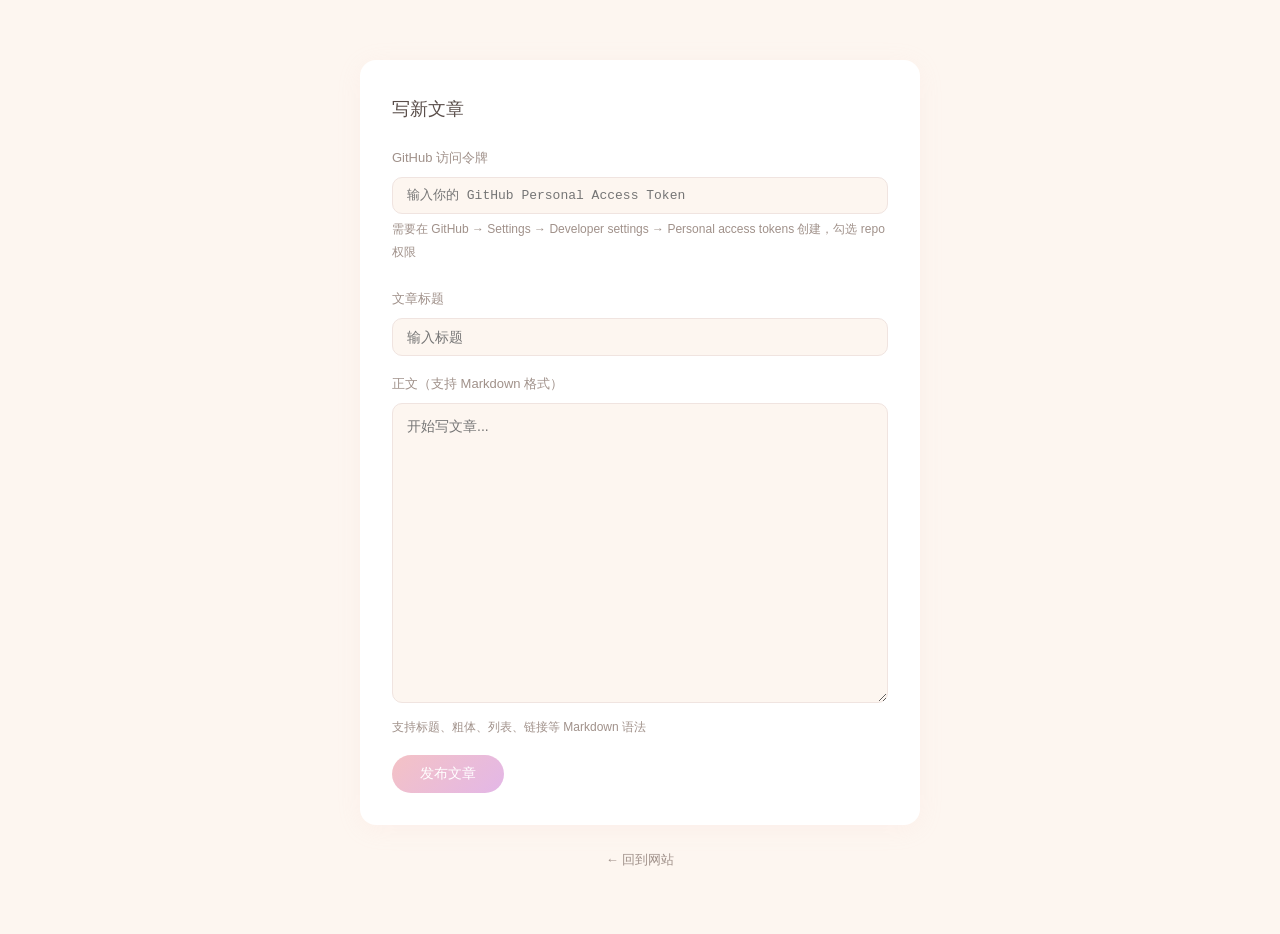
<file: admin/index.html>
<!DOCTYPE html>
<html lang="zh-CN">
<head>
  <meta charset="utf-8" />
  <meta name="viewport" content="width=device-width, initial-scale=1.0" />
  <title>后台管理 — watery</title>
  <link rel="stylesheet" href="../css/style.css">
  <style>
    .admin-wrapper { max-width: 600px; margin: 60px auto; padding: 0 20px; }
    .admin-card { background: var(--bg-card); border-radius: var(--radius); box-shadow: var(--shadow); padding: 32px; margin-bottom: 20px; }
    .admin-card h1 { font-family: var(--font-heading); font-size: 18px; font-weight: 400; margin-bottom: 20px; }
    .form-group { margin-bottom: 16px; }
    .form-group label { display: block; font-size: 13px; color: var(--text-light); margin-bottom: 6px; }
    .form-group input, .form-group textarea { width: 100%; padding: 10px 14px; border: 1px solid var(--border); border-radius: var(--radius-sm); background: var(--bg); color: var(--text); font-family: var(--font-body); font-size: 14px; outline: none; transition: border-color 0.2s; }
    .form-group input:focus, .form-group textarea:focus { border-color: var(--pink); }
    .form-group textarea { min-height: 300px; resize: vertical; line-height: 1.8; }
    .form-group .hint { font-size: 12px; color: var(--text-light); margin-top: 4px; }
    .btn { padding: 10px 28px; border-radius: 25px; border: none; font-size: 14px; cursor: pointer; transition: opacity 0.2s; }
    .btn-primary { background: linear-gradient(135deg, var(--pink), var(--lavender)); color: #fff; }
    .btn-primary:hover { opacity: 0.85; }
    .btn:disabled { opacity: 0.5; cursor: not-allowed; }
    .msg { padding: 10px 14px; border-radius: var(--radius-sm); font-size: 13px; margin-bottom: 16px; display: none; }
    .msg.success { display: block; background: var(--mint); color: #fff; }
    .msg.error { display: block; background: var(--pink); color: #fff; }
    .token-section { margin-bottom: 24px; }
    .token-section input { width: 100%; padding: 10px 14px; border: 1px solid var(--border); border-radius: var(--radius-sm); background: var(--bg); color: var(--text); font-size: 13px; font-family: monospace; outline: none; }
    .token-section input:focus { border-color: var(--pink); }
    .saved-hint { font-size: 12px; color: var(--mint); margin-top: 4px; display: none; }
  </style>
</head>
<body>
  <div class="admin-wrapper">
    <div class="admin-card">
      <h1>写新文章</h1>

      <div id="msg" class="msg"></div>

      <div class="token-section">
        <div class="form-group">
          <label>GitHub 访问令牌</label>
          <input type="password" id="tokenInput" placeholder="输入你的 GitHub Personal Access Token">
          <div class="hint">需要在 GitHub → Settings → Developer settings → Personal access tokens 创建，勾选 repo 权限</div>
          <div class="saved-hint" id="savedHint">✓ 令牌已保存</div>
        </div>
      </div>

      <div class="form-group">
        <label>文章标题</label>
        <input type="text" id="titleInput" placeholder="输入标题">
      </div>

      <div class="form-group">
        <label>正文（支持 Markdown 格式）</label>
        <textarea id="contentInput" placeholder="开始写文章..."></textarea>
        <div class="hint">支持标题、粗体、列表、链接等 Markdown 语法</div>
      </div>

      <button class="btn btn-primary" id="publishBtn" onclick="publish()">发布文章</button>
    </div>

    <div style="text-align:center;margin-top:8px;">
      <a href="../journal.html" style="font-size:13px;color:var(--text-light);">&larr; 回到网站</a>
    </div>
  </div>

  <script>
    const savedToken = localStorage.getItem('gh_token');
    if (savedToken) {
      document.getElementById('tokenInput').value = savedToken;
      document.getElementById('savedHint').style.display = 'block';
    }

    document.getElementById('tokenInput').addEventListener('input', function() {
      if (this.value.length > 10) {
        localStorage.setItem('gh_token', this.value);
        document.getElementById('savedHint').style.display = 'block';
      } else {
        document.getElementById('savedHint').style.display = 'none';
      }
    });

    function showMsg(text, type) {
      const el = document.getElementById('msg');
      el.textContent = text;
      el.className = 'msg ' + type;
      el.style.display = 'block';
    }

    async function publish() {
      const token = document.getElementById('tokenInput').value.trim();
      const title = document.getElementById('titleInput').value.trim();
      const content = document.getElementById('contentInput').value.trim();

      if (!token) { showMsg('请先输入 GitHub 访问令牌', 'error'); return; }
      if (!title) { showMsg('请输入文章标题', 'error'); return; }
      if (!content) { showMsg('请输入正文内容', 'error'); return; }

      const btn = document.getElementById('publishBtn');
      btn.disabled = true;
      btn.textContent = '发布中...';

      const now = new Date();
      const pad = n => String(n).padStart(2, '0');
      const dateStr = now.getFullYear() + '.' + pad(now.getMonth()+1) + '.' + pad(now.getDate());
      const slug = dateStr + '-' + title.replace(/[^\w\u4e00-\u9fa5]/g, '-').replace(/-+/g, '-').replace(/^-|-$/g, '').toLowerCase();

      const mdContent = '---\ntitle: ' + title + '\ndate: ' + dateStr + '\n---\n\n' + content;

      try {
        const res = await fetch('https://api.github.com/repos/watery-sl/my-blog/contents/journal/posts/' + slug + '.md', {
          method: 'PUT',
          headers: {
            'Authorization': 'Bearer ' + token,
            'Content-Type': 'application/json'
          },
          body: JSON.stringify({
            message: 'publish: ' + title,
            content: btoa(unescape(encodeURIComponent(mdContent)))
          })
        });

        if (!res.ok) {
          const err = await res.json();
          throw new Error(err.message || '发布失败');
        }

        showMsg('发布成功！网站将在几分钟后更新。', 'success');
        document.getElementById('titleInput').value = '';
        document.getElementById('contentInput').value = '';
      } catch (e) {
        showMsg('发布失败：' + e.message, 'error');
      } finally {
        btn.disabled = false;
        btn.textContent = '发布文章';
      }
    }
  </script>
</body>
</html>
</file>
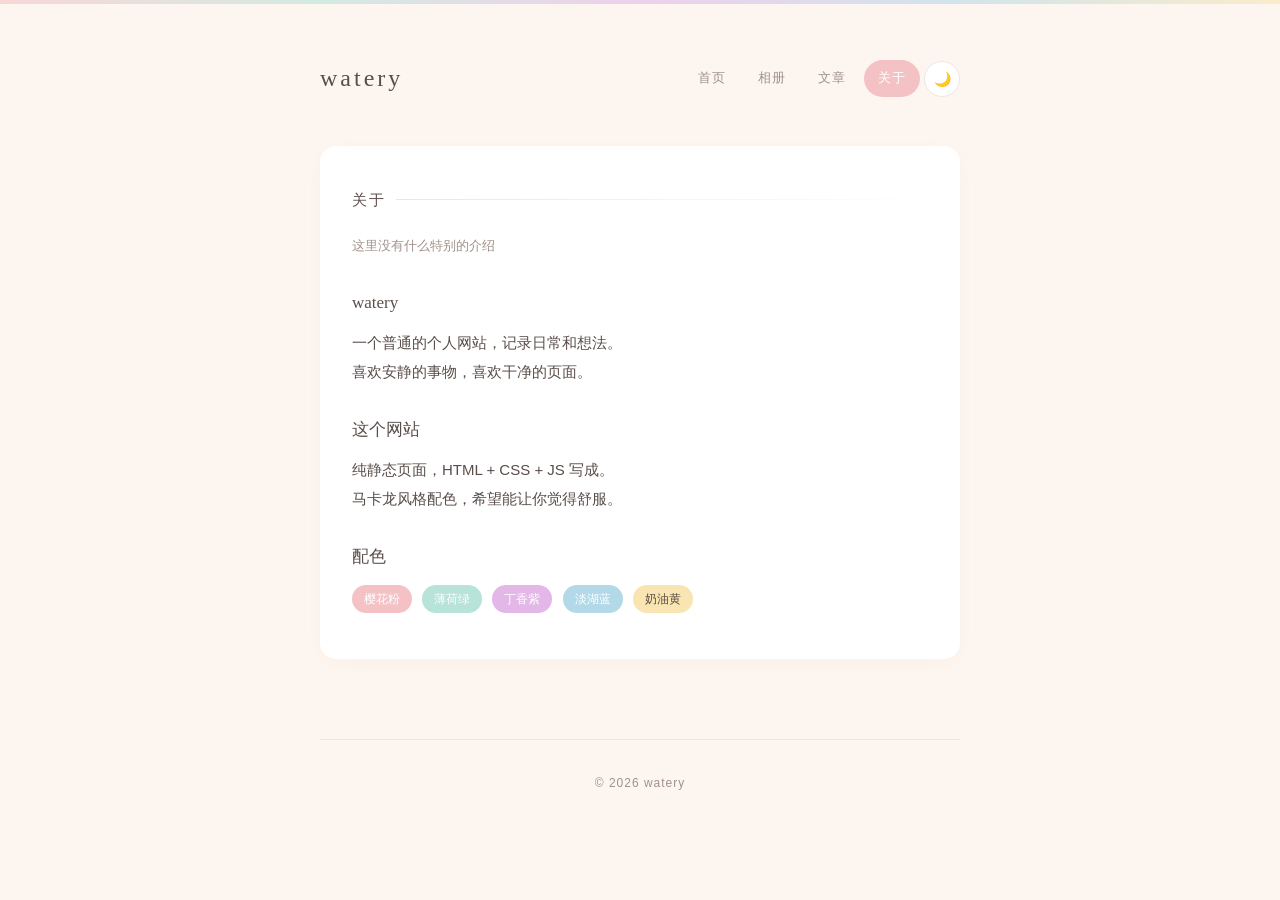
<file: about.html>
<!DOCTYPE html>
<html lang="zh-CN">
<head>
  <meta charset="UTF-8">
  <meta name="viewport" content="width=device-width, initial-scale=1.0">
  <title>关于 — watery</title>
  <link rel="stylesheet" href="css/style.css">
</head>
<body>
  <div class="container">
    <header>
      <div class="header-inner">
        <div class="site-title"><a href="index.html">watery</a></div>
        <div class="nav-links">
          <a href="index.html">首页</a>
          <a href="photos.html">相册</a>
          <a href="journal.html">文章</a>
          <a href="about.html" class="active">关于</a>
          <button class="theme-toggle" id="themeToggle">🌙</button>
        </div>
      </div>
    </header>

    <main>
      <div class="card">
        <div class="page-content">
          <div class="section-title">关于</div>
          <p class="text-muted">这里没有什么特别的介绍</p>

          <h2>watery</h2>
          <p>
            一个普通的个人网站，记录日常和想法。<br>
            喜欢安静的事物，喜欢干净的页面。
          </p>

          <h2>这个网站</h2>
          <p>
            纯静态页面，HTML + CSS + JS 写成。<br>
            马卡龙风格配色，希望能让你觉得舒服。
          </p>

          <h2>配色</h2>
          <span class="macaron-tag pink">樱花粉</span>
          <span class="macaron-tag">薄荷绿</span>
          <span class="macaron-tag lavender">丁香紫</span>
          <span class="macaron-tag blue">淡湖蓝</span>
          <span class="macaron-tag yellow">奶油黄</span>
        </div>
      </div>
    </main>

    <footer>
      &copy; 2026 watery
    </footer>
  </div>

  <script src="js/main.js"></script>
</body>
</html>
</file>
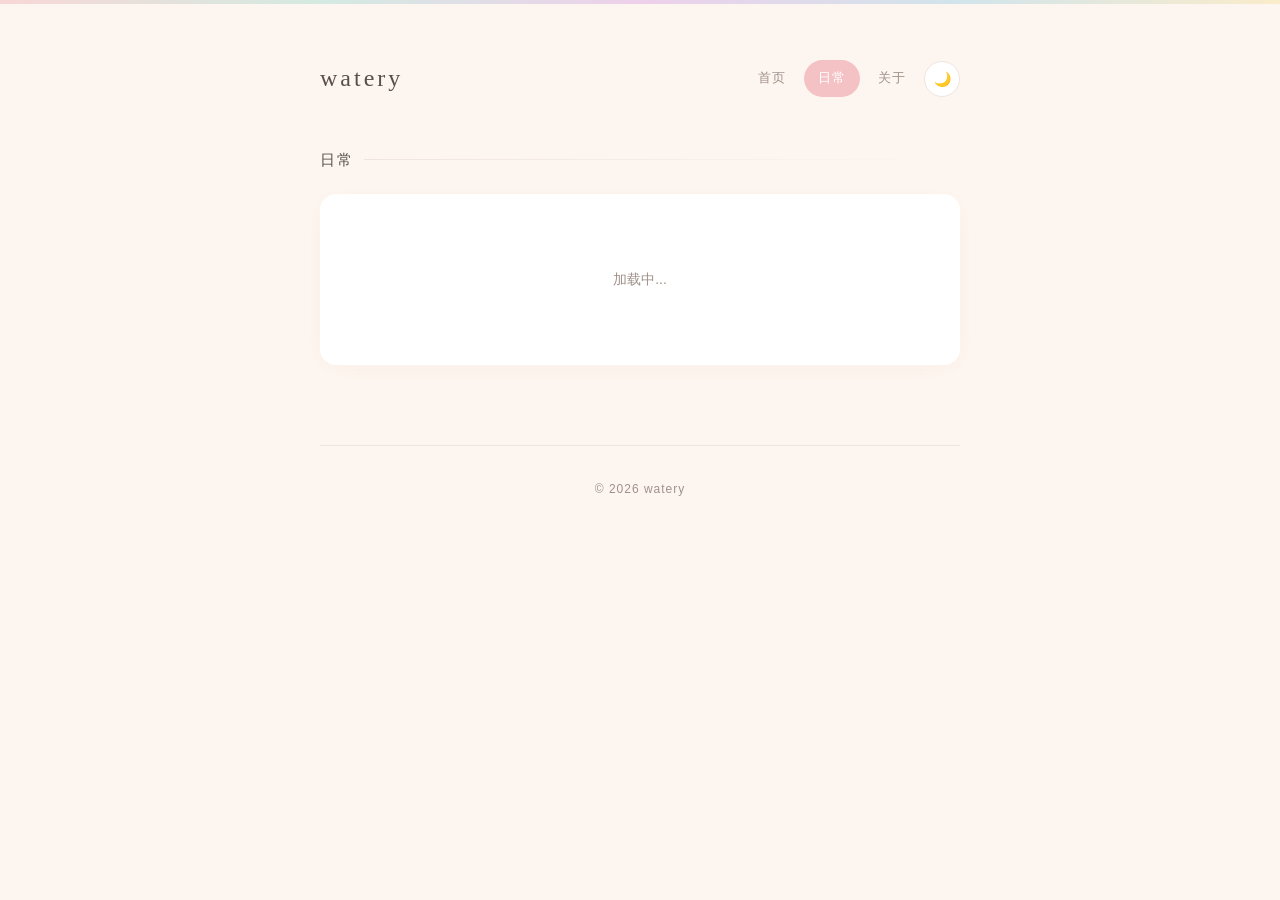
<file: journal.html>
<!DOCTYPE html>
<html lang="zh-CN">
<head>
  <meta charset="UTF-8">
  <meta name="viewport" content="width=device-width, initial-scale=1.0">
  <title>日常 — watery</title>
  <link rel="stylesheet" href="css/style.css">
</head>
<body>
  <div class="container">
    <header>
      <div class="header-inner">
        <div class="site-title"><a href="index.html">watery</a></div>
        <div class="nav-links">
          <a href="index.html">首页</a>
          <a href="journal.html" class="active">日常</a>
          <a href="about.html">关于</a>
          <button class="theme-toggle" id="themeToggle">🌙</button>
        </div>
      </div>
    </header>

    <main>
      <div class="section-title">日常</div>

      <div class="card" id="postList">
        <div class="empty-state">加载中...</div>
      </div>
    </main>

    <footer>
      &copy; 2026 watery
    </footer>
  </div>

  <script src="js/main.js"></script>
</body>
</html>
</file>
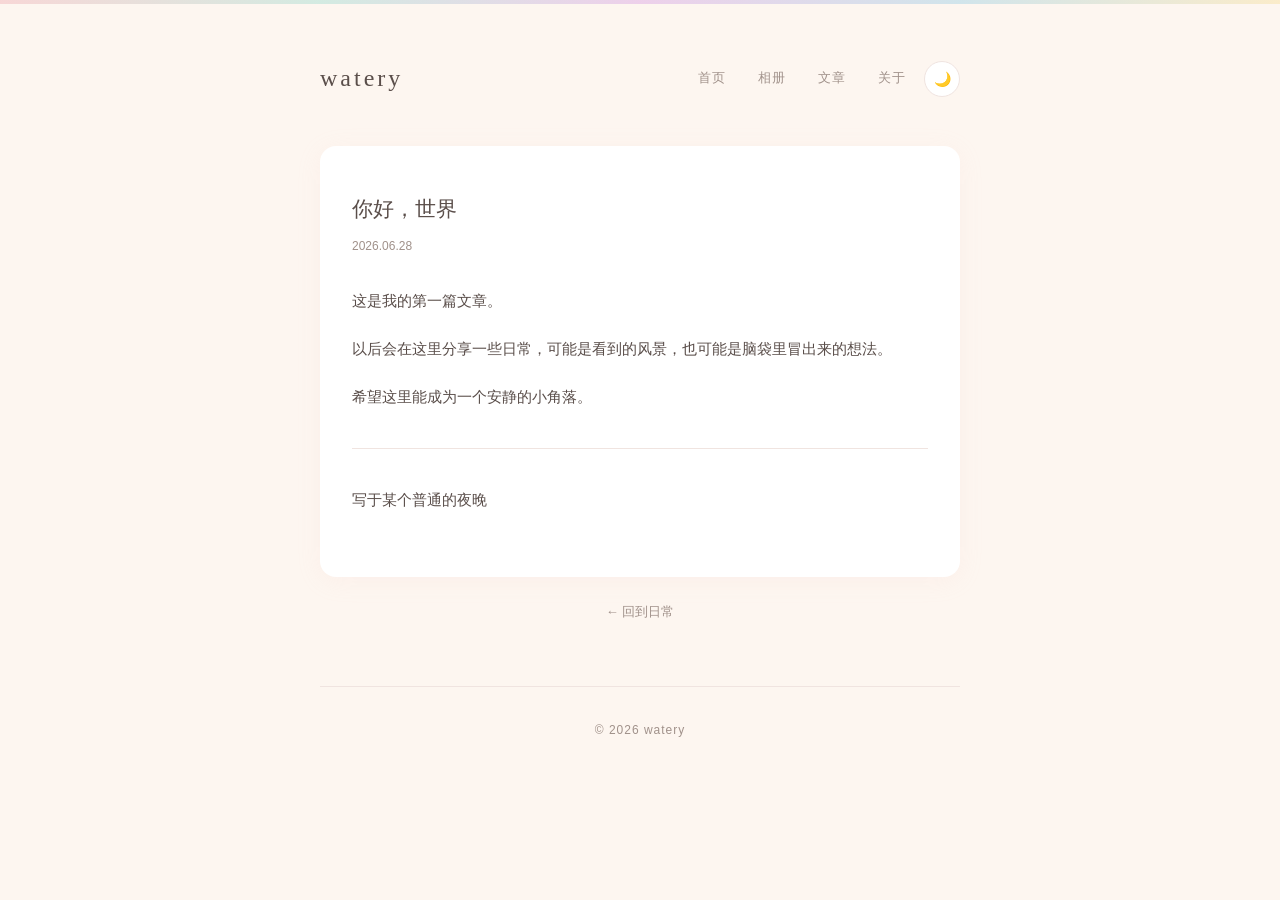
<file: journal/hello.html>
<!DOCTYPE html>
<html lang="zh-CN">
<head>
  <meta charset="UTF-8">
  <meta name="viewport" content="width=device-width, initial-scale=1.0">
  <title>你好，世界 — watery</title>
  <link rel="stylesheet" href="../css/style.css">
</head>
<body>
  <div class="container">
    <header>
      <div class="header-inner">
        <div class="site-title"><a href="../index.html">watery</a></div>
        <div class="nav-links">
          <a href="../index.html">首页</a>
          <a href="../photos.html">相册</a>
          <a href="../journal.html">文章</a>
          <a href="../about.html">关于</a>
          <button class="theme-toggle" id="themeToggle">🌙</button>
        </div>
      </div>
    </header>

    <main>
      <div class="card">
        <article>
          <h1>你好，世界</h1>
          <div class="meta">2026.06.28</div>

          <p>
            这是我的第一篇文章。
          </p>

          <p>
            以后会在这里分享一些日常，可能是看到的风景，也可能是脑袋里冒出来的想法。
          </p>

          <p>
            希望这里能成为一个安静的小角落。
          </p>

          <hr>

          <p class="text-muted">
            写于某个普通的夜晚
          </p>
        </article>
      </div>

      <div style="text-align:center;margin-top:8px;">
        <a href="../journal.html" style="font-size:13px;color:var(--text-light);">&larr; 回到日常</a>
      </div>
    </main>

    <footer>
      &copy; 2026 watery
    </footer>
  </div>

  <script src="../js/main.js"></script>
</body>
</html>
</file>
<file: css/style.css>
:root {
  --bg: #fdf6f0;
  --bg-card: #ffffff;
  --text: #5a4e4a;
  --text-light: #a0918a;
  --pink: #f4c2c5;
  --mint: #b7e3d8;
  --lavender: #e3b7e7;
  --blue: #b3d9e8;
  --yellow: #f9e5b1;
  --border: #f0e4e0;
  --shadow: 0 4px 24px rgba(244, 194, 197, 0.12);
  --shadow-hover: 0 8px 32px rgba(244, 194, 197, 0.2);
  --radius: 16px;
  --radius-sm: 10px;
  --font-heading: "Yu Mincho", "游明朝", "Noto Serif SC", serif;
  --font-body: "Hiragino Sans", "ヒラギノ角ゴ Pro", "Noto Sans SC", -apple-system, sans-serif;
}

[data-theme="dark"] {
  --bg: #2d2528;
  --bg-card: #3d3236;
  --text: #e8ddd8;
  --text-light: #a89890;
  --pink: #d4949a;
  --mint: #8abfb4;
  --lavender: #b88cc0;
  --blue: #8aaec4;
  --yellow: #c9b88a;
  --border: #4d3e3e;
  --shadow: 0 4px 24px rgba(0, 0, 0, 0.2);
  --shadow-hover: 0 8px 32px rgba(0, 0, 0, 0.3);
}

* {
  margin: 0;
  padding: 0;
  box-sizing: border-box;
}

body {
  font-family: var(--font-body);
  background: var(--bg);
  color: var(--text);
  line-height: 1.9;
  font-size: 15px;
  transition: background 0.3s, color 0.3s;
  -webkit-font-smoothing: antialiased;
}

a {
  color: var(--pink);
  text-decoration: none;
  transition: color 0.2s;
}

a:hover {
  color: var(--lavender);
}

.container {
  max-width: 680px;
  margin: 0 auto;
  padding: 0 20px;
}

header {
  padding: 40px 0 24px;
  position: relative;
}

header::after {
  content: '';
  position: absolute;
  top: 0;
  left: 50%;
  transform: translateX(-50%);
  width: 100vw;
  height: 4px;
  background: linear-gradient(90deg, var(--pink), var(--mint), var(--lavender), var(--blue), var(--yellow));
  opacity: 0.6;
}

.header-inner {
  display: flex;
  justify-content: space-between;
  align-items: center;
  padding-top: 16px;
}

.site-title {
  font-family: var(--font-heading);
  font-size: 24px;
  font-weight: 400;
  letter-spacing: 3px;
}

.site-title a {
  color: var(--text);
}

.site-title a:hover {
  color: var(--text);
}

.nav-links {
  display: flex;
  align-items: center;
  gap: 4px;
}

.nav-links a {
  font-size: 13px;
  padding: 6px 14px;
  color: var(--text-light);
  letter-spacing: 1px;
  border-radius: 20px;
  transition: all 0.2s;
}

.nav-links a:hover {
  background: var(--pink);
  color: #fff;
}

.nav-links a.active {
  background: var(--pink);
  color: #fff;
}

.theme-toggle {
  background: var(--bg-card);
  border: 1px solid var(--border);
  color: var(--text-light);
  cursor: pointer;
  font-size: 14px;
  width: 36px;
  height: 36px;
  border-radius: 50%;
  transition: all 0.2s;
  display: flex;
  align-items: center;
  justify-content: center;
}

.theme-toggle:hover {
  border-color: var(--pink);
  color: var(--pink);
}

main {
  padding: 20px 0 60px;
}

.card {
  background: var(--bg-card);
  border-radius: var(--radius);
  box-shadow: var(--shadow);
  padding: 32px;
  margin-bottom: 20px;
  transition: box-shadow 0.3s, transform 0.2s;
}

.card:hover {
  box-shadow: var(--shadow-hover);
}

.hero-card {
  background: linear-gradient(135deg, var(--pink), var(--lavender));
  color: #fff;
  text-align: center;
  padding: 48px 32px;
}

.hero-card h1 {
  font-family: var(--font-heading);
  font-size: 22px;
  font-weight: 400;
  line-height: 1.7;
  color: #fff;
}

.hero-card p {
  margin-top: 12px;
  font-size: 14px;
  opacity: 0.9;
}

.section-title {
  font-family: var(--font-heading);
  font-size: 15px;
  font-weight: 400;
  letter-spacing: 2px;
  color: var(--text);
  margin-bottom: 20px;
  display: flex;
  align-items: center;
  gap: 10px;
}

.section-title::after {
  content: '';
  flex: 1;
  height: 1px;
  background: linear-gradient(90deg, var(--border), transparent);
}

.post-card {
  display: block;
  padding: 20px 24px;
  border-radius: var(--radius-sm);
  transition: all 0.2s;
  text-decoration: none;
}

.post-card:hover {
  background: rgba(244, 194, 197, 0.08);
}

.post-card .post-title {
  font-size: 15px;
  color: var(--text);
  display: block;
  margin-bottom: 4px;
}

.post-card .post-date {
  font-size: 12px;
  color: var(--text-light);
}

.post-card:hover .post-title {
  color: var(--pink);
}

.empty-state {
  text-align: center;
  padding: 40px 20px;
  color: var(--text-light);
  font-size: 14px;
}

.page-content {
  padding: 8px 0;
}

.page-content h2 {
  font-family: var(--font-heading);
  font-size: 17px;
  font-weight: 400;
  margin-top: 28px;
  margin-bottom: 10px;
  color: var(--text);
}

.page-content p {
  margin-bottom: 14px;
  color: var(--text);
}

.page-content .text-muted {
  color: var(--text-light);
  font-size: 13px;
}

.macaron-tag {
  display: inline-block;
  padding: 3px 12px;
  border-radius: 20px;
  font-size: 12px;
  background: var(--mint);
  color: #fff;
  margin-right: 6px;
  margin-bottom: 6px;
}

.macaron-tag.pink {
  background: var(--pink);
}

.macaron-tag.lavender {
  background: var(--lavender);
}

.macaron-tag.blue {
  background: var(--blue);
}

.macaron-tag.yellow {
  background: var(--yellow);
  color: var(--text);
}

article {
  padding: 12px 0;
}

article h1 {
  font-family: var(--font-heading);
  font-size: 21px;
  font-weight: 400;
  margin-bottom: 6px;
}

article .meta {
  color: var(--text-light);
  font-size: 12px;
  margin-bottom: 28px;
}

article p {
  margin-bottom: 18px;
  line-height: 2;
}

article hr {
  border: none;
  border-top: 1px solid var(--border);
  margin: 36px 0;
}

.moment-box {
  padding: 20px 24px;
}

.moment-box textarea {
  width: 100%;
  border: none;
  background: transparent;
  color: var(--text);
  font-family: var(--font-body);
  font-size: 14px;
  line-height: 1.7;
  resize: none;
  outline: none;
  min-height: 44px;
}

.moment-box textarea::placeholder {
  color: var(--text-light);
}

.moment-actions {
  display: flex;
  justify-content: space-between;
  align-items: center;
  margin-top: 12px;
  padding-top: 12px;
  border-top: 1px solid var(--border);
}

.moment-actions-left {
  display: flex;
  align-items: center;
  gap: 8px;
}

.moment-img-btn {
  background: none;
  border: 1px solid var(--border);
  border-radius: 50%;
  width: 34px;
  height: 34px;
  cursor: pointer;
  font-size: 16px;
  display: flex;
  align-items: center;
  justify-content: center;
  color: var(--text-light);
  transition: all 0.2s;
}

.moment-img-btn:hover {
  border-color: var(--pink);
  color: var(--pink);
}

.moment-publish-btn {
  padding: 7px 22px;
  border-radius: 20px;
  border: none;
  background: linear-gradient(135deg, var(--pink), var(--lavender));
  color: #fff;
  font-size: 13px;
  cursor: pointer;
  transition: opacity 0.2s;
}

.moment-publish-btn:hover {
  opacity: 0.85;
}

.moment-publish-btn:disabled {
  opacity: 0.5;
  cursor: not-allowed;
}

.image-preview {
  display: flex;
  gap: 8px;
  flex-wrap: wrap;
  margin-top: 10px;
}

.image-preview img {
  width: 60px;
  height: 60px;
  object-fit: cover;
  border-radius: 8px;
  border: 1px solid var(--border);
}

.moment-item {
  padding: 20px 24px;
  border-bottom: 1px solid var(--border);
  position: relative;
}

.moment-item:last-child {
  border-bottom: none;
}

.moment-header {
  display: flex;
  justify-content: space-between;
  align-items: flex-start;
  gap: 12px;
}

.moment-del-btn {
  flex-shrink: 0;
  cursor: pointer;
  font-size: 16px;
  opacity: 0;
  transition: opacity 0.2s;
  color: var(--text-light);
  padding: 4px;
}

.moment-item:hover .moment-del-btn {
  opacity: 1;
}

.moment-del-btn:hover {
  color: #e74c3c;
}

.moment-text {
  font-size: 14px;
  line-height: 1.8;
  color: var(--text);
  white-space: pre-wrap;
  word-break: break-word;
  flex: 1;
}

.moment-images {
  display: grid;
  grid-template-columns: repeat(3, 1fr);
  gap: 6px;
  margin-top: 12px;
}

.moment-images img {
  width: 100%;
  aspect-ratio: 1;
  object-fit: cover;
  border-radius: 8px;
  cursor: pointer;
  transition: opacity 0.2s;
}

.moment-images img:hover {
  opacity: 0.85;
}

.moment-images:has(img:only-child) {
  grid-template-columns: 1fr;
  max-width: 60%;
}

.moment-images:has(img:nth-child(2):last-child) {
  grid-template-columns: 1fr 1fr;
}

.moment-date {
  font-size: 12px;
  color: var(--text-light);
  margin-top: 10px;
}

.lightbox {
  display: none;
  position: fixed;
  inset: 0;
  background: rgba(0,0,0,0.85);
  z-index: 1000;
  justify-content: center;
  align-items: center;
  cursor: pointer;
}

.lightbox.active {
  display: flex;
}

.lightbox img {
  max-width: 90vw;
  max-height: 90vh;
  object-fit: contain;
  border-radius: 8px;
}

.photo-grid {
  display: grid;
  grid-template-columns: repeat(3, 1fr);
  gap: 8px;
}

.photo-grid img {
  width: 100%;
  aspect-ratio: 1;
  object-fit: cover;
  border-radius: var(--radius-sm);
  cursor: pointer;
  transition: opacity 0.2s;
}

.photo-grid img:hover {
  opacity: 0.85;
}

.photo-empty {
  text-align: center;
  padding: 60px 20px;
  color: var(--text-light);
  font-size: 14px;
}

.token-modal {
  display: none;
  position: fixed;
  inset: 0;
  background: rgba(0,0,0,0.5);
  z-index: 999;
  justify-content: center;
  align-items: center;
  padding: 20px;
}

.token-modal.active {
  display: flex;
}

.token-modal-content {
  background: var(--bg-card);
  border-radius: var(--radius);
  box-shadow: var(--shadow-hover);
  padding: 32px;
  max-width: 460px;
  width: 100%;
  max-height: 80vh;
  overflow-y: auto;
}

.token-modal-content h2 {
  font-family: var(--font-heading);
  font-size: 17px;
  font-weight: 400;
  margin-bottom: 12px;
}

.token-modal-content p {
  font-size: 13px;
  color: var(--text-light);
  line-height: 1.7;
  margin-bottom: 12px;
}

.token-modal-content ol {
  font-size: 13px;
  color: var(--text-light);
  padding-left: 20px;
  line-height: 1.9;
  margin-bottom: 16px;
}

.token-modal-content input {
  width: 100%;
  padding: 10px 14px;
  border: 1px solid var(--border);
  border-radius: var(--radius-sm);
  background: var(--bg);
  color: var(--text);
  font-family: monospace;
  font-size: 13px;
  outline: none;
  margin-bottom: 12px;
}

.token-modal-content input:focus {
  border-color: var(--pink);
}

.token-modal-content .btn {
  width: 100%;
}

.token-modal-close {
  position: absolute;
  top: 12px;
  right: 16px;
  background: none;
  border: none;
  font-size: 22px;
  color: var(--text-light);
  cursor: pointer;
}

.modal-overlay {
  display: none;
  position: fixed;
  inset: 0;
  background: rgba(0,0,0,0.5);
  z-index: 999;
  justify-content: center;
  align-items: center;
  padding: 20px;
}

.modal-overlay.active {
  display: flex;
}

.modal-box {
  background: var(--bg-card);
  border-radius: var(--radius);
  box-shadow: var(--shadow-hover);
  padding: 32px;
  max-width: 380px;
  width: 100%;
  text-align: center;
}

.modal-box h3 {
  font-family: var(--font-heading);
  font-size: 16px;
  font-weight: 400;
  margin-bottom: 8px;
}

.modal-box p {
  font-size: 13px;
  color: var(--text-light);
  margin-bottom: 20px;
}

.modal-actions {
  display: flex;
  gap: 10px;
  justify-content: center;
}

.modal-actions .btn {
  padding: 8px 24px;
  border-radius: 20px;
  border: none;
  font-size: 13px;
  cursor: pointer;
  transition: opacity 0.2s;
}

.modal-actions .btn-cancel {
  background: var(--bg);
  color: var(--text);
  border: 1px solid var(--border);
}

.modal-actions .btn-danger {
  background: #e74c3c;
  color: #fff;
}

.modal-actions .btn:hover {
  opacity: 0.85;
}

.trash-item {
  padding: 20px 24px;
  border-bottom: 1px solid var(--border);
}

.trash-item:last-child {
  border-bottom: none;
}

.trash-text {
  font-size: 14px;
  line-height: 1.8;
  color: var(--text);
  white-space: pre-wrap;
  word-break: break-word;
}

.trash-meta {
  font-size: 12px;
  color: var(--text-light);
  margin-top: 8px;
}

.trash-actions {
  display: flex;
  gap: 8px;
  margin-top: 10px;
}

.trash-btn {
  padding: 5px 14px;
  border-radius: 16px;
  border: none;
  font-size: 12px;
  cursor: pointer;
  transition: opacity 0.2s;
}

.trash-btn.restore {
  background: var(--mint);
  color: #fff;
}

.trash-btn.delete {
  background: var(--text-light);
  color: #fff;
}

.trash-btn:hover {
  opacity: 0.8;
}

footer {
  padding: 32px 0;
  text-align: center;
  color: var(--text-light);
  font-size: 12px;
  letter-spacing: 1px;
  border-top: 1px solid var(--border);
}

@media (max-width: 600px) {
  .container {
    padding: 0 14px;
  }

  header {
    padding: 32px 0 16px;
  }

  .site-title {
    font-size: 20px;
  }

  .nav-links a {
    font-size: 12px;
    padding: 4px 10px;
  }

  .card {
    padding: 24px 20px;
  }

  .hero-card {
    padding: 36px 24px;
  }

  .hero-card h1 {
    font-size: 18px;
  }

  .post-card {
    padding: 16px 18px;
  }
}
</file>
